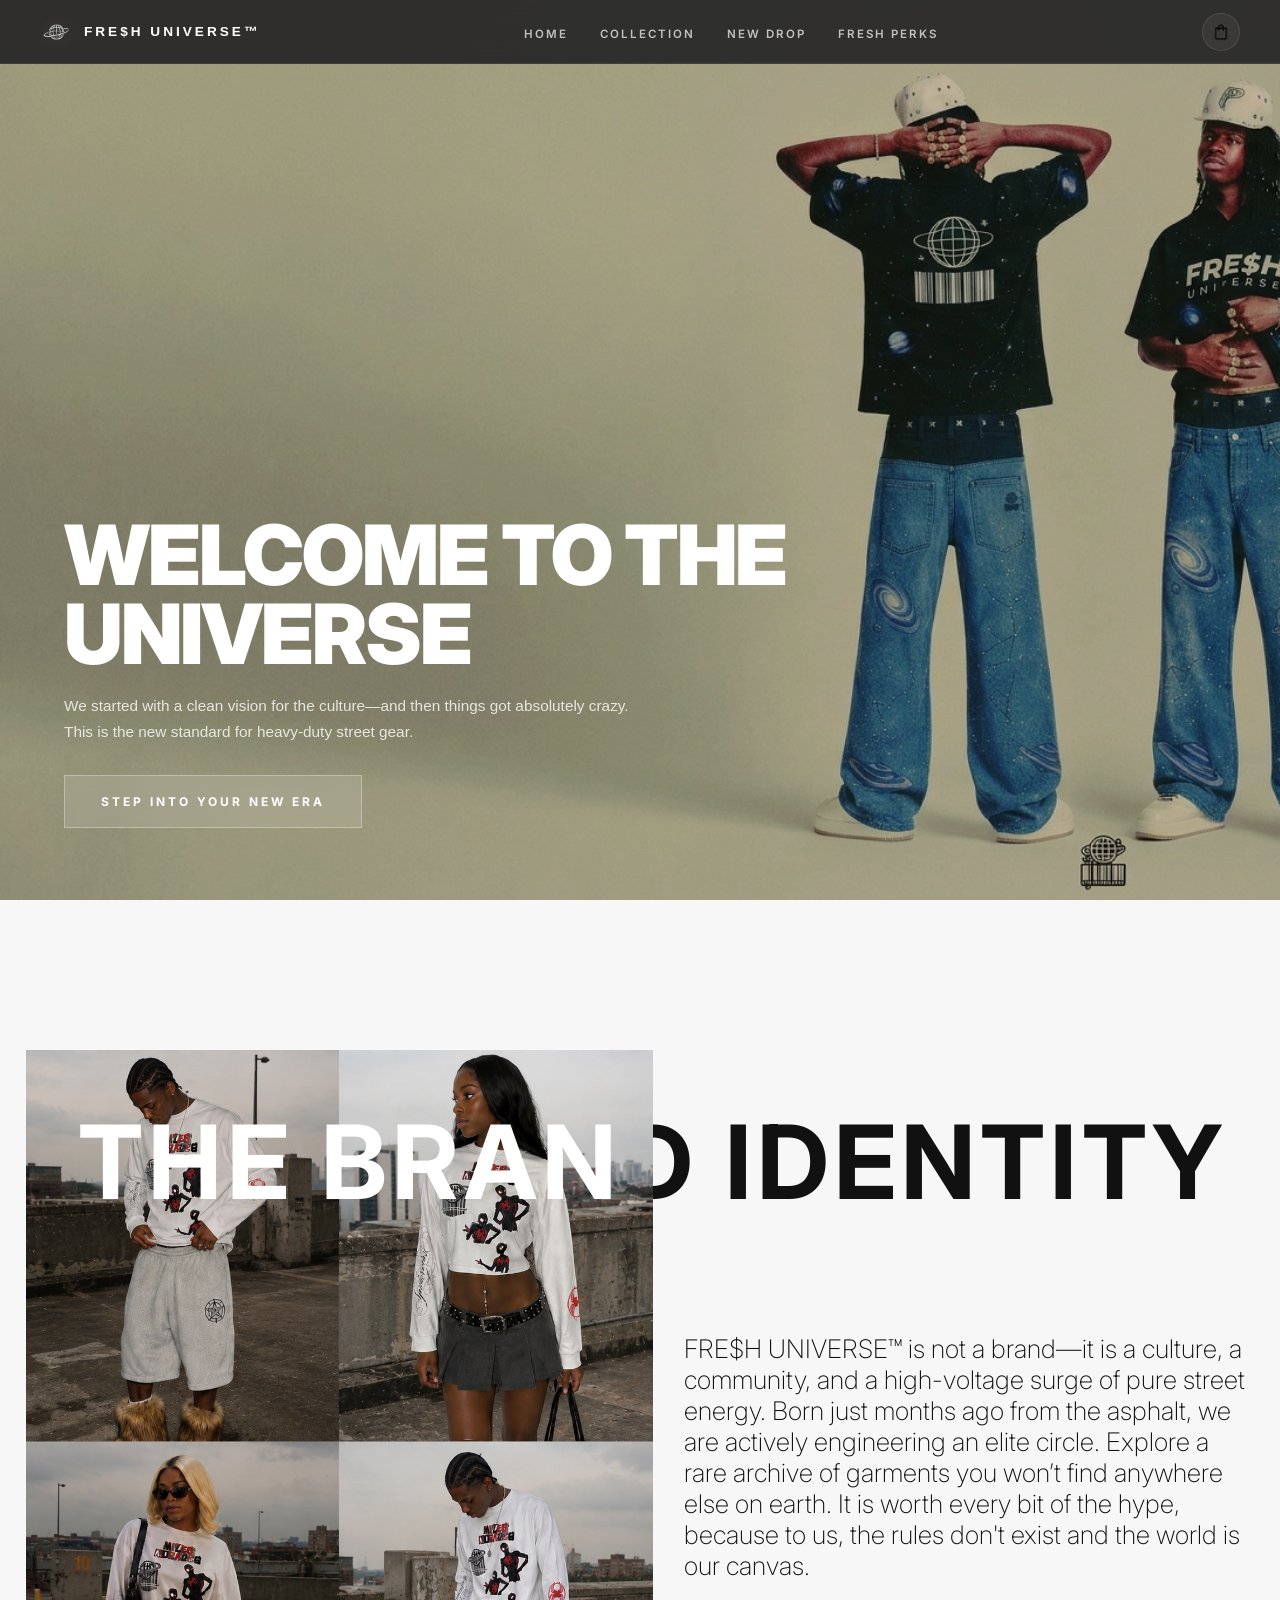
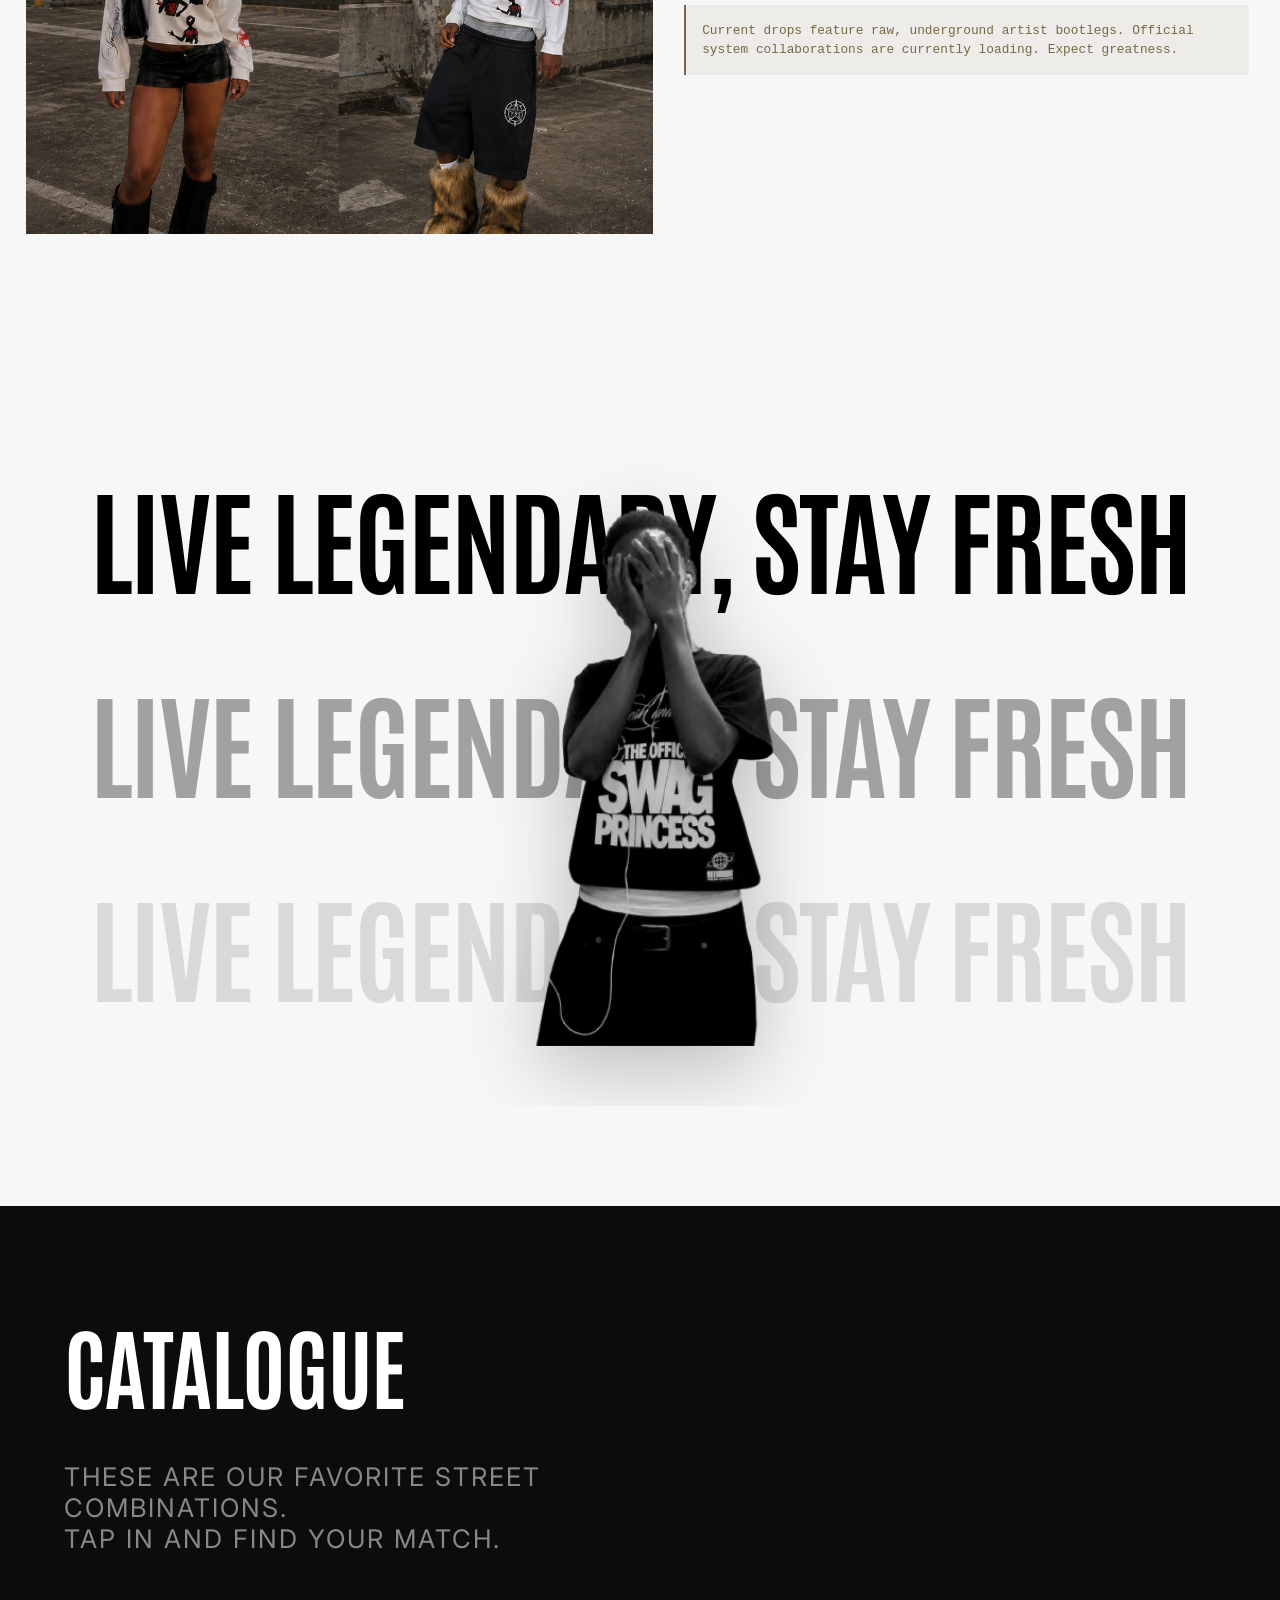
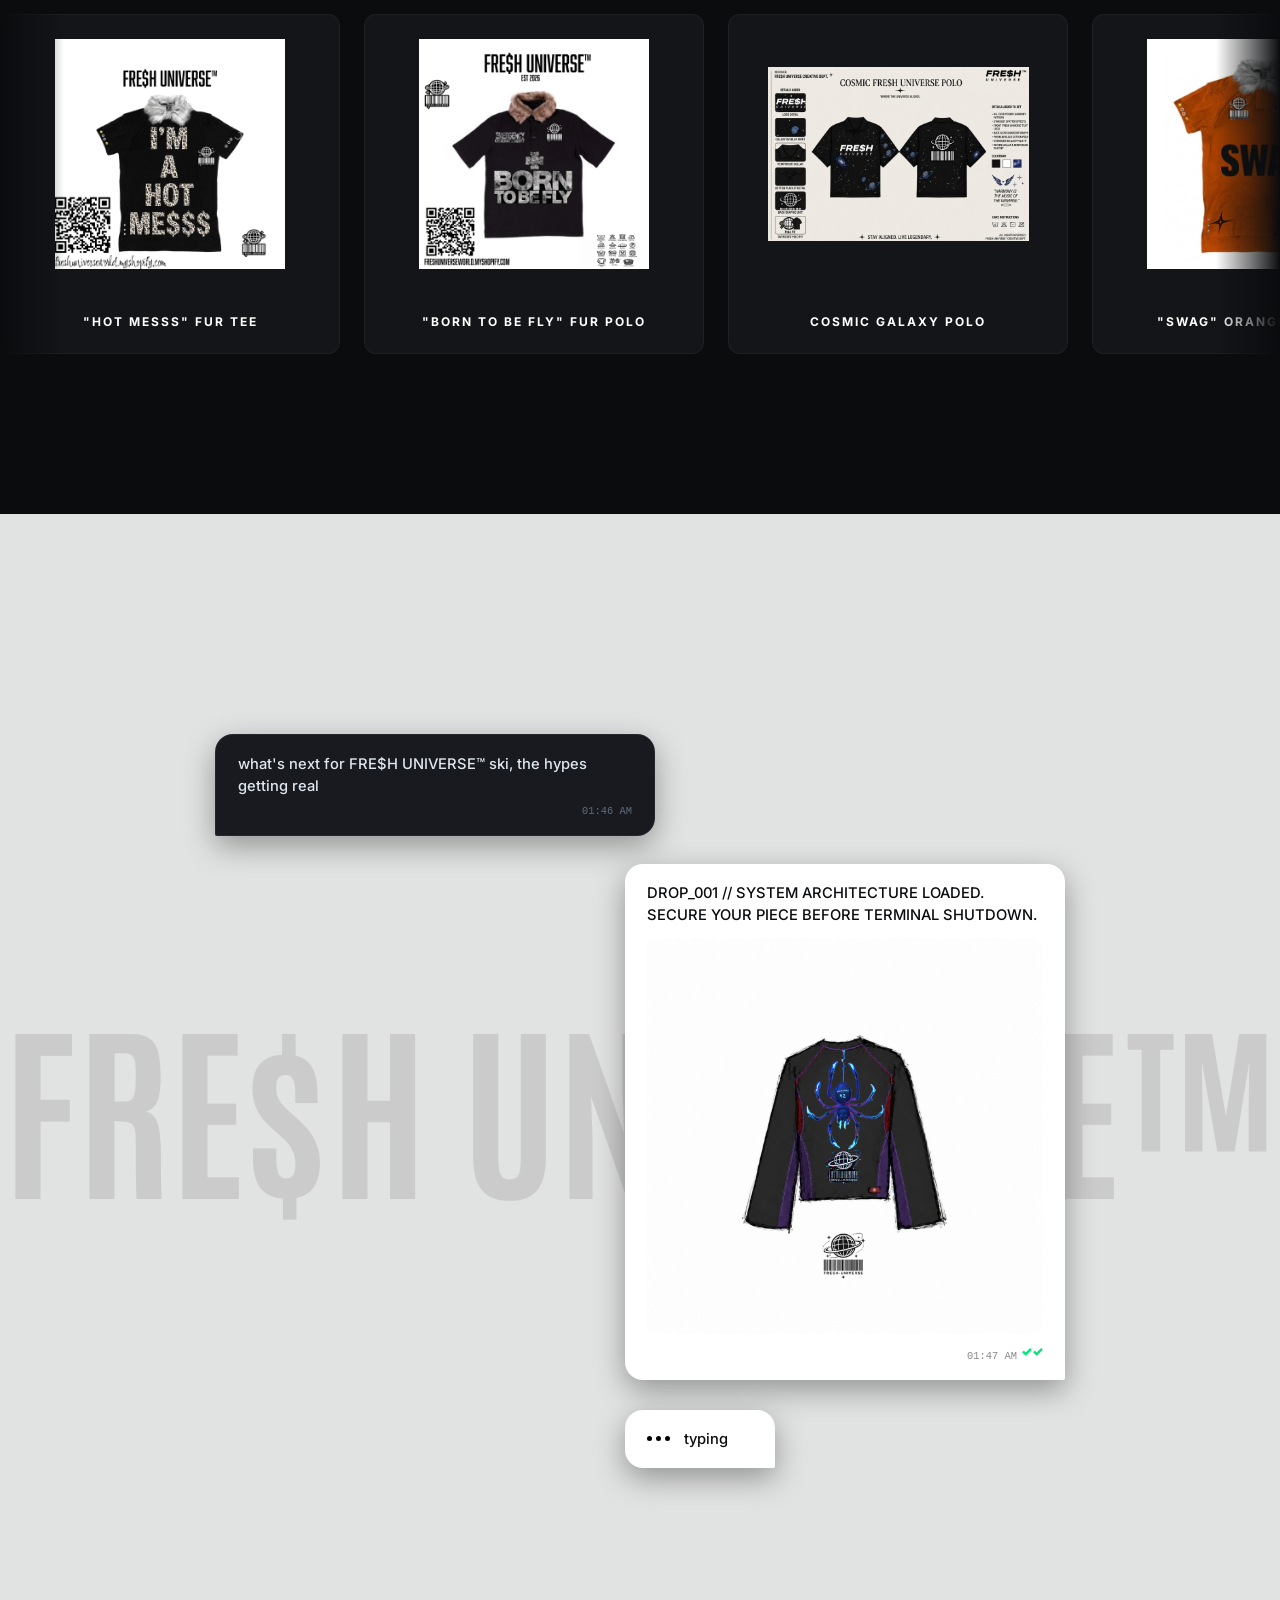
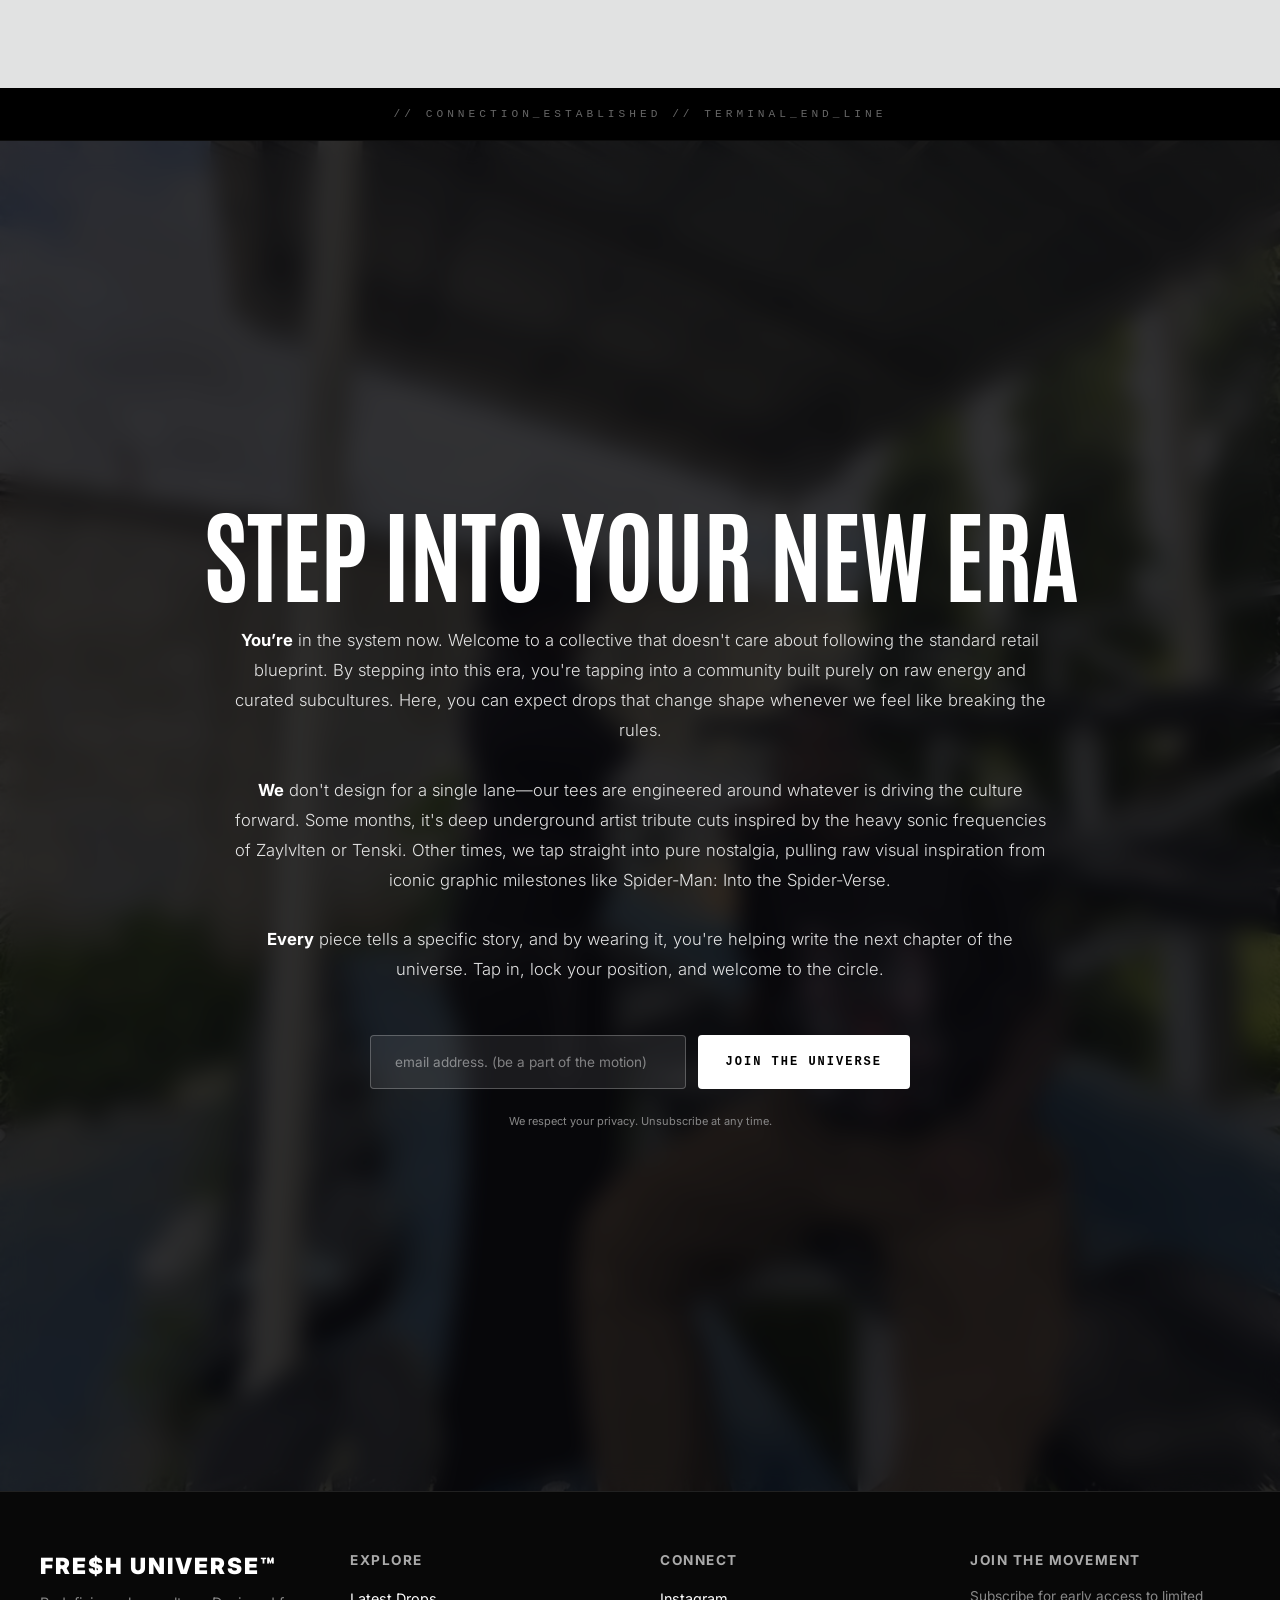
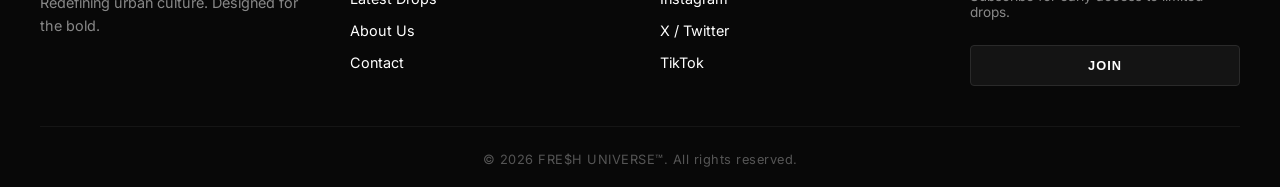
<file: public/index.html>
<!DOCTYPE html>
<html lang="en">
<head>
    <meta charset="UTF-8">
    <meta name="viewport" content="width=device-width, initial-scale=1.0">
    <meta name="description" content="FRE$H UNIVERSE™ is a unquie clothing brand for street wears, and underground street gear">
    <title>FRE$H UNIVERSE™: Exclusive streetwears</title>
    <link rel="stylesheet" href="css/index.css">
    <link rel="icon" href="images/fresh-universe-globe-logo.webp">
<link rel="preconnect" href="https://fonts.googleapis.com">
<link rel="preconnect" href="https://fonts.gstatic.com" crossorigin>
<link href="https://fonts.googleapis.com/css2?family=Antonio:wght@100..700&family=Bebas+Neue&family=Inter:ital,opsz,wght@0,14..32,100..900;1,14..32,100..900&family=Syncopate:wght@400;700&display=swap" rel="stylesheet">

<script type="application/ld+json">
{
  "@context": "https://schema.org",
  "@type": "WebSite",
  "name": "FRE$H UNIVERSE™",
  "url": "https://freshuniverseworld.xyz/"
}
</script>

<script type="application/ld+json">
{
  "@context": "https://schema.org",
  "@type": "ClothingStore",
  "name": "FRE$H UNIVERSE™",
  "url": "https://freshuniverseworld.xyz/",
  "logo": "https://freshuniverseworld.xyz/images/fresh-universe-globe-logo.webp",
  "description": "Exclusive underground streetwear brand offering graphic tees, heavy street sets, and high-density apparel.",
  "sameAs": [
    "https://www.tiktok.com/@swag.princess__?_r=1&_t=ZS-98bFFoB8Jkd"
  ]
}
</script>

</head>
<body>
<header>
<div class="navigation-bar">
    <div class="logo-box"><img src="images/fresh-universe-globe-logo2.webp" class="fresh-logo" alt="FRE$H UNIVERSE™ minimalist white wireframe globe logo with an orbital ring">
    <p class="brand-txt">FRE$H UNIVERSE™</p>
    </div>
    <nav class="nav">
        <ul class="navigation-href-list">
            <li><a href="home" class="navigation-href">HOME</a></li>
            <li><a href="collection" class="navigation-href">COLLECTION</a></li>
            <li><a href="drop" class="navigation-href">NEW DROPS</a></li>
            <li><a href="perks" class="navigation-href">FRESH PERKS</a></li>
        </ul>
    </nav>
    <a href="https://freshuniverseworld.myshopify.com/" target="_blank" class="shopify-link"><img class="shopify-link-img" src="images/shopping_bag_icon.webp" class="" alt="shopping bag icon"></a>
</div>
</header>
<div class="main-body">
<main>
    <section class="hero-section">
        <picture class="hero-section-picture-tag">
            <source media="(max-width: 500px)" srcset="images/fresh-universe-cosmic-lookbook-mobile.webp">
         <img src="images/fresh-universe-cosmic-lookbook-hero.webp" class="hero-section-img" alt="Wide studio lookbook shot showcasing the front and back of FRE$H UNIVERSE™ graphic cosmic tees and baggy jeans detailed with planet and galaxy prints">   
        </picture>
        <div class="hero-typography">
            <h1 class="hero-caption">WELCOME TO THE UNIVERSE</h1>
            <p class="hero-caption-blank" aria-hidden="true">WELCOME</p>
            <p class="hero-txt">We started with a clean vision for the culture—and then things got absolutely crazy. This is the new standard for heavy-duty street gear.</p>
            <a href="collection"><button id="explore-btn" class="explore-btn">step into your new era</button></a>
        </div>
    </section>
    <section id="section1" class="section1">
        
        <h2 class="what-is-header"><SPan class="special">THE BRAN</SPan>D IDENTITY </h2>
         <img class="colleage-img" src="images/fresh-universe-underground-streetwear-collage.webp" alt="Four-panel lookbook collage of models on an industrial rooftop showcasing FRE$H UNIVERSE™ long-sleeve graphic tops, utility shorts, and skirts">
        <h2 class="what-is-header" aria-hidden="true"><SPan class="special">THE BRAN</SPan><span class="blur">D IDENTITY </span></h2>
        <p class="what-is-txt">FRE$H UNIVERSE™ is not a brand—it is a culture, a community, and a high-voltage surge of pure street energy. Born just months ago from the asphalt, we are actively engineering an elite circle.
        Explore a rare archive of garments you won’t find anywhere else on earth. It is worth every bit of the hype, because to us, the rules don't exist and the world is our canvas.
        <SMall>Current drops feature raw, underground artist bootlegs. Official system collaborations are currently loading. Expect greatness.</SMall></p>
  
    </section>
    <section class="section2">
        <h2  class="bold-txt">LIVE LEGENDARY, STAY FRESH</h2>
        <h2  class="bold-txt2" aria-hidden="true">LIVE LEGENDARY, STAY FRESH</h2>
        <img class="mogshot-img" src="images/fresh-universe-swag-princess-black-graphic-tee.webp" alt="Model wearing the FRE$H UNIVERSE™ black graphic tee featuring 'The Official Swag Princess' text on transparent background">
        <h2  class="bold-txt3" aria-hidden="true">LIVE LEGENDARY, STAY FRESH</h2>
    </section>
    <section class="section3">
        <h2 class="catalogue-header">CATALOGUE</h2>
        <p class="catalogue-txt">These are our favorite street combinations. <br> Tap in and find your match.</p>
<div class="catalogue-frame">
    <div class="catalogue-track">
      <!-- SET 1 -->
      <div class="catalogue-item"><img
        loading="lazy" src="images/catalog/fresh-universe-black-fur-collar-im-a-hot-mess-shirt.webp" class="catalogue-item-img"
        alt="FRE$H UNIVERSE™ black short-sleeve shirt with a grey faux fur collar and cheetah print leopard text reading I'm A Hot Messs.">
        <p class="catalogue-item-name">"Hot Messs" Fur Tee</p></div>
      <div class="catalogue-item"><img
        loading="lazy" src="images/catalog/fresh-universe-black-fur-collar-polo-born-to-be-fly.webp" class="catalogue-item-img"
         alt="FRE$H UNIVERSE™ black polo shirt featuring a faux fur collar, Emergency Generation 2057 chest graphic, and distressed white Born To Be Fly text on the front.">
         <p class="catalogue-item-name">"Born To Be Fly" Fur Polo</p></div>
      <div class="catalogue-item"><img
        loading="lazy" src="images/catalog/fresh-universe-cosmic-galaxy-pattern-polo-shirt-tech-pack.webp" class="catalogue-item-img" 
         alt="Technical apparel design sheet for the Cosmic FRE$H UNIVERSE™ Polo featuring an all-over galaxy starry pattern, front logo print, and back globe barcode graphic.">
         <p class="catalogue-item-name">Cosmic Galaxy Polo</p></div>
      <div class="catalogue-item"><img
        loading="lazy" src="images/catalog/fresh-universe-orange-fur-collar-swag-polo.webp" class="catalogue-item-img" 
         alt="FRE$H UNIVERSE™ burnt orange short-sleeve polo shirt with a fluffy grey faux fur collar, black SWAG chest text, and leopard print paw print accents.">
         <p class="catalogue-item-name">"SWAG" Orange Fur Polo</p></div>
      <div class="catalogue-item"><img
        loading="lazy" src="images/catalog/fresh-universe-tenski-save-me-acid-wash-streetwear-tee.webp" class="catalogue-item-img" 
         alt="FRE$H UNIVERSE™ acid wash dark grey oversized t-shirt featuring pink graffiti paint splatter, hooded figure illustration, and Tenski Save Me back text.">
         <p class="catalogue-item-name">"Tenski Save Me" Acid Wash Tee</p></div>
      <div class="catalogue-item"><img
        loading="lazy" src="images/catalog/fresh-universe-white-crop-tee-gimme-dat-ting.webp" class="catalogue-item-img" 
         alt="FRE$H UNIVERSE™ fitted white crop top t-shirt featuring leopard print graphic text on the back reading Gimme Dat Ting.">
         <p class="catalogue-item-name">"Gimme Dat Ting" Crop Tee</p></div>

      <!-- SET 2 (DUPLICATED FOR SEAMLESS LOOP) -->
      <div class="catalogue-item"><img
        loading="lazy" src="images/catalog/fresh-universe-black-fur-collar-im-a-hot-mess-shirt.webp" class="catalogue-item-img"
        alt="FRE$H UNIVERSE™ black short-sleeve shirt with a grey faux fur collar and cheetah print leopard text reading I'm A Hot Messs.">
        <p class="catalogue-item-name">"Hot Messs" Fur Tee</p></div>
      <div class="catalogue-item"><img
        loading="lazy" src="images/catalog/fresh-universe-black-fur-collar-polo-born-to-be-fly.webp" class="catalogue-item-img"
         alt="FRE$H UNIVERSE™ black polo shirt featuring a faux fur collar, Emergency Generation 2057 chest graphic, and distressed white Born To Be Fly text on the front.">
         <p class="catalogue-item-name">"Born To Be Fly" Fur Polo</p></div>
      <div class="catalogue-item"><img
        loading="lazy" src="images/catalog/fresh-universe-cosmic-galaxy-pattern-polo-shirt-tech-pack.webp" class="catalogue-item-img" 
         alt="Technical apparel design sheet for the Cosmic FRE$H UNIVERSE™ Polo featuring an all-over galaxy starry pattern, front logo print, and back globe barcode graphic.">
         <p class="catalogue-item-name">Cosmic Galaxy Polo</p></div>
      <div class="catalogue-item"><img
        loading="lazy" src="images/catalog/fresh-universe-orange-fur-collar-swag-polo.webp" class="catalogue-item-img" 
         alt="FRE$H UNIVERSE™ burnt orange short-sleeve polo shirt with a fluffy grey faux fur collar, black SWAG chest text, and leopard print paw print accents.">
         <p class="catalogue-item-name">"SWAG" Orange Fur Polo</p></div>
      <div class="catalogue-item"><img
        loading="lazy" src="images/catalog/fresh-universe-tenski-save-me-acid-wash-streetwear-tee.webp" class="catalogue-item-img" 
         alt="FRE$H UNIVERSE™ acid wash dark grey oversized t-shirt featuring pink graffiti paint splatter, hooded figure illustration, and Tenski Save Me back text.">
         <p class="catalogue-item-name">"Tenski Save Me" Acid Wash Tee</p></div>
      <div class="catalogue-item"><img
        loading="lazy" src="images/catalog/fresh-universe-white-crop-tee-gimme-dat-ting.webp" class="catalogue-item-img" 
         alt="FRE$H UNIVERSE™ fitted white crop top t-shirt featuring leopard print graphic text on the back reading Gimme Dat Ting.">
         <p class="catalogue-item-name">"Gimme Dat Ting" Crop Tee</p></div>
    </div>
  </div>
    </section>

<section class="section4">

<div class="chat-section-viewport">
  <!-- The Faint Tiling Watermark Layer -->
  <div class="premium-watermark-overlay">FRE$H UNIVERSE™</div>
  
  <div class="chat-timeline-wrapper">
    
    <!-- Left Bubble: The Organic Customer Reaction -->
    <div class="wa-row wa-left">
      <div class="wa-bubble-container">
        <div class="wa-bubble">
          <p>what's next for FRE$H UNIVERSE™ ski, the hypes getting real</p>
          <span class="wa-time">01:46 AM</span>
        </div>
      </div>
    </div>
    
    <!-- Right Bubble: The System Automation Response -->
    <div class="wa-row wa-right">
      <div class="wa-bubble-container">
        <div class="wa-bubble bubble-brand">
          <p>DROP_001 // SYSTEM ARCHITECTURE LOADED. SECURE YOUR PIECE BEFORE TERMINAL SHUTDOWN.</p>
          
          <!-- Slick Rounded Image Preview Box -->
          <div class="wa-image-card">
            <img
             src="images/catalog/fresh-universe-cyber-spider-long-sleeve-black.webp" loading="lazy" 
             alt="FRE$H UNIVERSE™ dark grey long-sleeve shirt with purple paneling, featuring a glowing blue neon spider back graphic and signature globe barcode logo.">
          </div>
          
          <div class="wa-time-status">
            <span class="wa-time-light">01:47 AM</span>
            <span class="wa-status-check">✓✓</span>
          </div>
        </div>
        <div id="bubble" class="wa-bubble bubble-brand" >
        <div class="dots"><div id="dot1"></div><div id="dot2"></div><div id="dot3"></div><p style="margin-left: 10px;">typing</p></div>
         </div>
         <div id="popup" class="wa-bubble bubble-brand" style="margin-top: 30px; ">
        <p>watch out for the earth-42 party coming soon</p>
        <div class="wa-time-status">
          <span class="wa-time-light">01:46 AM</span>
          <span class="wa-status-check">✓✓</span>
          <span class="wa-status-check-grey">✓✓</span>
        </div>
         </div>
      </div>
      </div>
    </div>

  </div>
</section>
<!-- Drop this right below your chat timeline wrapper, before the "STEP INTO YOUR NEW ERA" image div -->
<div class="chat-to-era-bridge">
  // CONNECTION_ESTABLISHED // TERMINAL_END_LINE
</div>
    <section class="section5">      
        <img src="images/models/fresh-universe-lookbook-model-01.webp" loading="lazy" class="models-preview" 
        alt="FRE$H UNIVERSE™ streetwear models posing under stadium bleachers, featuring a female model resting her hand on a male model wearing a black graphic tee.">
        <div class="overlay">
            <h2 class="closing-header">STEP INTO YOUR NEW ERA</h2>
            <p class="closing-txt"><span class="special2">You’re</span> in the system now. Welcome to a collective that doesn't care about following the standard retail blueprint. By stepping into this era, you're
                 tapping into a community built purely on raw energy and curated subcultures.
                Here, you can expect drops that change shape whenever we feel like breaking the rules. <br><br> <span class="special2">We</span> don't design for 
                a single lane—our tees are engineered around whatever is driving the culture forward. Some months, it's deep underground artist tribute
                 cuts inspired by the heavy sonic frequencies of Zaylvlten or Tenski. Other times, we tap straight into pure nostalgia, pulling raw visual 
                 inspiration from iconic graphic milestones like Spider-Man: Into the Spider-Verse. <br><br> <span class="special2">Every</span> piece tells a specific story, and by wearing it, you're
                  helping write the next chapter of the universe. Tap in, lock your position, and welcome to the circle.</p>
<form id='save-email' class="newsletter-stacked-box">
  <input id="email" required type="email" placeholder="email address. (be a part of the motion)">
  <button type="submit" id="save" class="">JOIN THE UNIVERSE</button>

</form>
  <p style="font-size: 11px; color: #888; margin-top: 25px;">
    We respect your privacy. Unsubscribe at any time.
  </p>
                </div>
    </section>
</main>
</div>
<footer>

  <div class="footer-container">
    
    <!-- 1. Brand / Vibe Statement -->
    <div class="footer-brand">
      <h3>FRE$H UNIVERSE™</h3>
      <p>Redefining urban culture. Designed for the bold.</p>
    </div>

    <!-- 2. Quick Navigation -->
    <div class="footer-links">
      <h4>EXPLORE</h4>
      <ul>
        <li><a href="/drop">Latest Drops</a></li>
        <li><a href="/about">About Us</a></li>
        <li><a href="/about">Contact</a></li>
      </ul>
    </div>

    <!-- 3. Socials & Community -->
    <div class="footer-socials">
      <h4>CONNECT</h4>
      <ul>
        <li><a target="_blank" href="https://www.instagram.com/fresh.uni.verse?utm_source=qr&igsh=cGV3cHN3N3I2Mndu">Instagram</a></li>
        <li><a target="_blank" href="https://x.com/freshuniverse1">X / Twitter</a></li>
        <li><a target="_blank" href="https://www.tiktok.com/@swag.princess__?_r=1&_t=ZS-98bFFoB8Jkd">TikTok</a></li>
      </ul>
    </div>

    <!-- 4. Newsletter (Crucial for Drop Alerts) -->
    <div class="footer-newsletter">
      <h4>JOIN THE MOVEMENT</h4>
      <p>Subscribe for early access to limited drops.</p>
     
        <button id="footer-join" type="submit">JOIN</button>
     
    </div>

  </div>

  <!-- Bottom Bar -->
  <div class="footer-bottom">
    <p>&copy; <spam id="copyright"></spam> FRE$H UNIVERSE™. All rights reserved.</p>
  </div>

</footer>
<script>
  document.getElementById('copyright').innerHTML=new Date().getFullYear()
</script>





</body>
<script src="js/screen.js"></script>
<script src="js/index.js"></script>
</html>
</file>
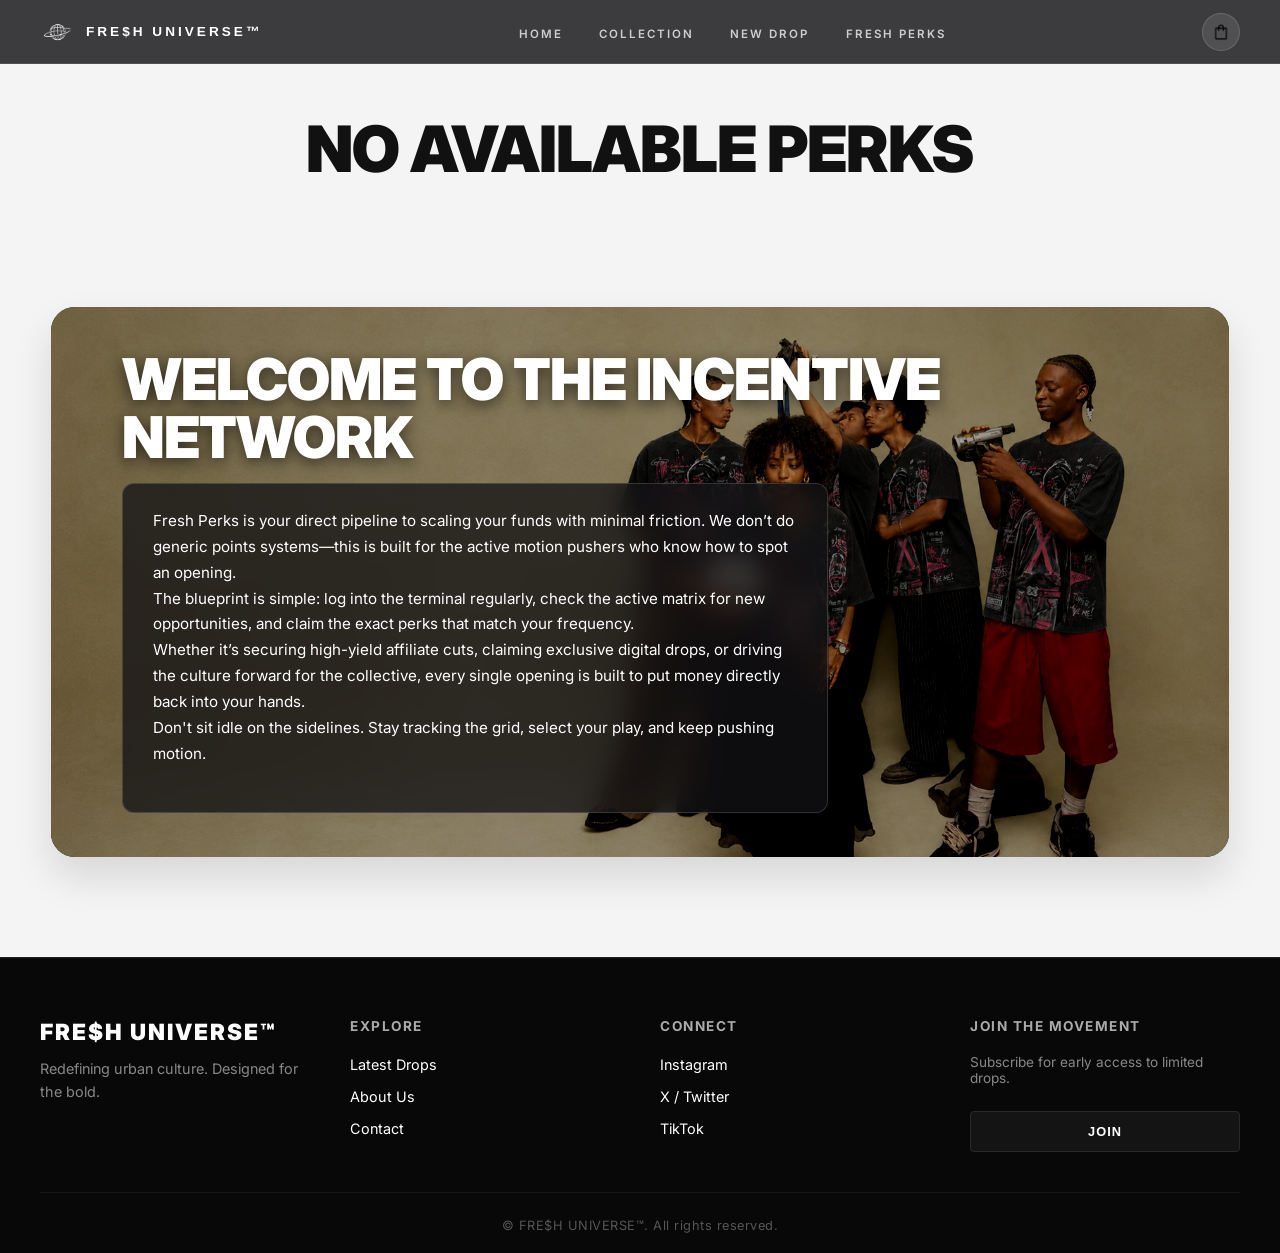
<file: public/perks.html>
<!DOCTYPE html>
<html lang="en">
<head>
    <meta charset="UTF-8">
    <meta name="viewport" content="width=device-width, initial-scale=1.0">
    <meta name="description" content="Unlock exclusive FRE$H UNIVERSE™ community perks. Tap into early drop access, private archives, and elite streetwear rewards. You are in the system now.">
    <title>Fresh perks | FRE$H UNIVERSE™</title>
    <link rel="stylesheet" href="css/perks.css">
    <link rel="icon" href="images/fresh-universe-globe-logo.webp">
<link rel="preconnect" href="https://fonts.googleapis.com">
<link rel="preconnect" href="https://fonts.gstatic.com" crossorigin>
<link href="https://fonts.googleapis.com/css2?family=Bebas+Neue&family=Inter:ital,opsz,wght@0,14..32,100..900;1,14..32,100..900&family=Syncopate:wght@400;700&display=swap" rel="stylesheet">
</head>
<body>
    <header>
<div class="navigation-bar">
    <div class="logo-box"><img src="images/fresh-universe-globe-logo2.webp" class="fresh-logo" alt="FRE$H UNIVERSE™ minimalist white wireframe globe logo with an orbital ring">
    <p class="brand-txt">FRE$H UNIVERSE™</p>
    </div>
    <nav class="nav">
        <ul class="navigation-href-list">
            <li><a href="home" class="navigation-href">HOME</a></li>
            <li><a href="collection" class="navigation-href">COLLECTION</a></li>
            <li><a href="drop" class="navigation-href">NEW DROPS</a></li>
            <li><a href="perks" class="navigation-href">FRESH PERKS</a></li>
        </ul>
    </nav>
    <a href="https://freshuniverseworld.myshopify.com/" target="_blank" class="shopify-link"><img class="shopify-link-img" src="images/shopping_bag_icon.webp" class="" alt="shopping bag icon"></a>
</div>
</header>
<div>
    <main>
        <section class="section1">
            <h1 class="header">NO AVAILABLE PERKS</h1>
            <div class="grid">
            <div class="perk"><h2 class="perk-title">DROP AMBASSADOR// SHARE THE MOTION</h2>
                <img src="images/crowdsourc_icon.webp" class="perk-icon" alt="crowd source icon">
            <p class="perk-description">True motion pushers don't sit on valuable information. As a Drop Ambassador, you get rewarded for keeping your network fly. <br>
Put your friends, classmates, and social followers onto our limited-run drops. Every time someone checks out a piece using your personal referral tag,
 a solid cut of that sale drops instantly into your wallet. <br> Keep your people looking fresh while keeping your own pockets heavy.
  It's clean, direct, and zero stress.</p>
  <button class="sign-up">START EARNING</button>
</div>
            <div class="perk"><h2 class="perk-title">BRAND MODEL // VISUAL ASSET</h2>
                <img src="images/video_camera_icon.webp" class="perk-icon" alt="video camera icon">
            <p class="perk-description"> If you feel like you
                 belong on the screen, setting the tone in front of the camera rather than blending into the background, this is your cue. <br>
We are looking for raw, authentic faces to anchor our upcoming digital lookbooks and campaign frames. Jump into this opportunity immediately—slots 
in the matrix are strictly limited. <br> Take your spot, become an official FRE$H UNIVERSE™ Model, and drive the culture forward.

Don't blend into the static. Own the frame, step into the light, and command the vision.</p>
  <button class="sign-up">START EARNING</button>
</div>

            </div>
        </section>
        <section class="section2">
            <img src="images/fresh-universe-lookbook-group-campaign.jpg.webp" class="background" alt="A group lookbook campaign feature showing five models posing in matching dark grey FRE$H UNIVERSE™ oversized graphic tees with a bold pink X design against a solid beige studio backdrop.">
                <h2 class="perk-info-header">WELCOME TO THE INCENTIVE NETWORK</h2>
                <p class="perk-info-txt">Fresh Perks is your direct pipeline to scaling your funds with minimal friction. We don’t do generic points systems—this is 
                    built for the active motion pushers who know how to spot an opening. <br>
The blueprint is simple: log into the terminal regularly, check the active matrix for new opportunities, and claim the exact
 perks that match your frequency. <br> Whether it’s securing high-yield affiliate cuts, claiming exclusive digital drops,
  or driving the culture forward for the collective, every single opening is built to put money directly back into your 
  hands. <br> Don't sit idle on the sidelines. Stay tracking the grid, select your play, and keep pushing motion.</p>
        </section>

    </main>
</div>
</body>

<footer>

  <div class="footer-container">
    
    <!-- 1. Brand / Vibe Statement -->
    <div class="footer-brand">
      <h3>FRE$H UNIVERSE™</h3>
      <p>Redefining urban culture. Designed for the bold.</p>
    </div>

    <!-- 2. Quick Navigation -->
    <div class="footer-links">
      <h4>EXPLORE</h4>
      <ul>
        <li><a href="/drop">Latest Drops</a></li>
        <li><a href="/about">About Us</a></li>
        <li><a href="/about">Contact</a></li>
      </ul>
    </div>

    <!-- 3. Socials & Community -->
    <div class="footer-socials">
      <h4>CONNECT</h4>
      <ul>
        <li><a target="_blank" href="https://www.instagram.com/fresh.uni.verse?utm_source=qr&igsh=cGV3cHN3N3I2Mndu">Instagram</a></li>
        <li><a target="_blank" href="https://x.com/freshuniverse1">X / Twitter</a></li>
        <li><a target="_blank" href="https://www.tiktok.com/@swag.princess__?_r=1&_t=ZS-98bFFoB8Jkd">TikTok</a></li>
      </ul>
    </div>

    <!-- 4. Newsletter (Crucial for Drop Alerts) -->
    <div class="footer-newsletter">
      <h4>JOIN THE MOVEMENT</h4>
      <p>Subscribe for early access to limited drops.</p>
     
        <button id="footer-join" type="submit">JOIN</button>
     
    </div>

  </div>

  <!-- Bottom Bar -->
  <div class="footer-bottom">
    <p>&copy; <spam id="copyright"></spam> FRE$H UNIVERSE™. All rights reserved.</p>
  </div>

</footer>
<script src="js/screen.js"></script>
<script>
document.getElementById('footer-join').addEventListener('click', ()=>{
alert('Please join the drop list on our homepage!')
})
</script>
</html>
</file>
<file: public/css/index.css>
/* ==========================================================================
   FRESH UNIVERSE — BRUTALIST STREETWEAR EDITORIAL CORE SYSTEM
   ========================================================================== */

/* 1. GLOBAL & RESET RULES */
*, *::before, *::after {
  box-sizing: border-box;
  margin: 0;
  padding: 0;
}

html {
  scroll-behavior: smooth;
  font-size: 16px;
  background-color: #0b0c0e;
  color: #111111;
  -webkit-font-smoothing: antialiased;
  -moz-osx-font-smoothing: grayscale;
}

body {
  width: 100%;
  overflow-x: hidden;
  background-color: #f7f7f7;
  font-family: 'Inter', -apple-system, BlinkMacSystemFont, sans-serif;
}

img, picture {
  max-width: 100%;
  display: block;
  height: auto;
}

/* ==========================================================================
   2. NAVIGATION BAR
   ========================================================================== */
.navigation-bar {
  position: fixed;
  top: 0;
  left: 0;
  width: 100%;
  height: 64px;
  background: rgba(28, 28, 31, 0.85);
  backdrop-filter: blur(16px);
  -webkit-backdrop-filter: blur(16px);
  border-bottom: 1px solid rgba(255, 255, 255, 0.08);
  display: flex;
  align-items: center;
  justify-content: space-between;
  padding: 0 min(4vw, 40px);
  z-index: 1000;
  transition: background 0.3s ease;
}

.logo-box {
  display: flex;
  align-items: center;
  gap: 12px;
  cursor: pointer;
}

.fresh-logo {
  width: 32px;
  height: auto;
  filter: drop-shadow(0 0 8px rgba(255, 255, 255, 0.2));
  transition: transform 0.4s cubic-bezier(0.16, 1, 0.3, 1);
}

.logo-box:hover .fresh-logo {
  transform: rotate(180deg);
}

.brand-txt {
  font-family: 'Syncopate', sans-serif;
  font-weight: 700;
  font-size: 0.85rem;
  letter-spacing: 3px;
  text-transform: uppercase;
  color: #ffffff;
}

.nav {
  display: flex;
  align-items: center;
}

.navigation-href-list {
  display: flex;
  list-style: none;
  gap: min(3vw, 32px);
}

.navigation-href {
  font-family: 'Inter', sans-serif;
  font-size: 0.72rem;
  font-weight: 600;
  color: rgba(255, 255, 255, 0.7);
  text-decoration: none;
  letter-spacing: 2px;
  transition: color 0.2s ease, opacity 0.2s ease;
}

.navigation-href:hover {
  color: #ffffff;
}

.shopify-link {
  display: flex;
  align-items: center;
  justify-content: center;
  width: 38px;
  height: 38px;
  border-radius: 50%;
  background: rgba(255, 255, 255, 0.05);
  border: 1px solid rgba(255, 255, 255, 0.1);
  transition: all 0.3s ease;
}

.shopify-link:hover {
  background: #ffffff;
}

.shopify-link-img {
  width: 18px;
  filter: invert(1);
  transition: filter 0.3s ease;
}

.shopify-link:hover .shopify-link-img {
  filter: invert(0);
}

/* Navbar Responsiveness */

@media (max-width: 768px) {
  .brand-txt { display: none; }
  .navigation-href { font-size: 0.65rem; letter-spacing: 1px; }
  .navigation-href-list { gap: 16px; }
}
@media (max-width: 450px) {
.navigation-href{font-size: 10px;}
.navigation-href-list{gap: 7px;}
}
@media (max-width: 310px) {
.shopify-link{display: none;}
.navigation-bar{padding-right: 20px;}
}
/* ==========================================================================
   3. HERO SECTION
   ========================================================================== */
.hero-section {
  position: relative;
  width: 100%;
  min-height: 100vh;
  display: flex;
  align-items: flex-end;
  background: #000000;
  overflow: hidden;
}

.hero-section-picture-tag {
  position: absolute;
  top: 0;
  left: 0;
  width: 100%;
  height: 100%;
  z-index: 1;
}

.hero-section-img {
  width: 100%;
  height: 100%;
  object-fit: cover;
  opacity: 0.82;
  filter: contrast(1.05);
}

.hero-typography {
  position: relative;
  z-index: 2;
  width: 100%;
  max-width: 900px;
  padding: 0 5vw 8vh 5vw;
}

.hero-caption {
  font-family: 'Inter', sans-serif;
  font-weight: 900;
  font-size: clamp(2.5rem, 6.5vw, 5.5rem);
  line-height: 0.95;
  letter-spacing: -2px;
  color: #ffffff;
  text-transform: uppercase;
  margin-bottom: 20px;
}

.hero-caption-blank { display: none; }

.hero-txt {
  font-family: 'Syncopate', sans-serif;
  font-weight: 400;
  font-size: clamp(0.75rem, 1.2vw, 1.05rem);
  line-height: 1.7;
  color: rgba(255, 255, 255, 0.8);
  max-width: 580px;
  margin-bottom: 30px;
}

.explore-btn {
  display: inline-flex;
  align-items: center;
  justify-content: center;
  padding: 18px 36px;
  background: rgba(255, 255, 255, 0.12);
  border: 1px solid rgba(255, 255, 255, 0.3);
  backdrop-filter: blur(10px);
  -webkit-backdrop-filter: blur(10px);
  color: #ffffff;
  font-family: 'Inter', sans-serif;
  font-size: 0.75rem;
  font-weight: 700;
  letter-spacing: 3px;
  text-transform: uppercase;
  cursor: pointer;
  transition: all 0.3s cubic-bezier(0.16, 1, 0.3, 1);
}

.explore-btn:hover {
  background: #ffffff;
  color: #000000;
  transform: translateY(-2px);
  box-shadow: 0 10px 30px rgba(255, 255, 255, 0.2);
}

/* ==========================================================================
   4. SECTION 1 — BRAND IDENTITY
   ========================================================================== */
.section1{
width: 100%;
height: auto;
display: grid;
grid-template-columns: 1fr 1fr;
grid-template-rows: auto auto;
margin-top: 150px;
padding-left: 2%;
}
.colleage-img{
width: 100%;
grid-column: 1/2;
grid-row: 1/3;
}
.what-is-header{
font-family: 'inter', sans-serif;
font-size: clamp(2.8rem, 8vw, 8rem);
letter-spacing: 5px;
text-align: center;
grid-column: 3/1;
grid-row: 1/2;
margin-top: 50px;
width: 100%;
}
.special{color: white;}
.what-is-txt{
font-family: 'inter', sans-serif;
font-size: clamp(0.9rem, 2vw, 2rem);
font-weight: 200;
width: 90%;
margin-left: auto;
margin-right: auto;
grid-column: 2/3;
grid-row: 2/3;
align-self: flex-start;
animation-name: txtfade;
animation-duration: 2s;
animation-timing-function: ease-out;
animation-iteration-count: 1;
margin-top: -50px;
}
.blur{opacity: 0;}
@media (max-width: 630px){
.blur{opacity: 100;}
.section1{
padding-left: 0;
grid-template-columns: 1fr;
grid-template-rows: auto 1fr min-content;
}
.special{color: black;}
.colleage-img{
grid-columns: 1;
grid-row: 2/3;
width: 60%;
min-width: 300px;
justify-self: center;
}
.what-is-header{
grid-rows: 1/2;
grid-column: 1;
}
.colleage-img{width: 90%;}
.what-is-txt{
grid-row: 3/4;
grid-column: 1;
margin-top: 50px;
}
}


@keyframes txtfade {
  0% {
    opacity: 0.2;
    transform: translateY(30px);
  }
  100% {
    opacity: 1;
    transform: translateY(0);
  }
}

small {
  display: block;
  margin-top: 24px;
  font-family: 'Courier New', Courier, monospace;
  font-size: 0.8rem;
  line-height: 1.5;
  color: #776846;
  background: rgba(119, 104, 70, 0.08);
  padding: 16px;
  border-left: 2px solid #776846;
}


/* ==========================================================================
   5. SECTION 2 — DYNAMIC FLOATING MUGSHOT
   ========================================================================== */
.section2 {
  position: relative;
  width: 100%;
  margin-top: 140px;
  padding: 60px 0;
  display: grid;
  grid-template-columns: 1fr;
  align-items: center;
  justify-items: center;
  overflow: hidden;
}

.bold-txt, .bold-txt2, .bold-txt3 {
  font-family: 'Antonio', sans-serif;
  font-size: clamp(2.5rem, 9vw, 10rem);
  line-height: 0.85;
  text-align: center;
  text-transform: uppercase;
  letter-spacing: -2px;
  z-index: 1;
  pointer-events: none;
  grid-column: 1 / 2;
}

.bold-txt  { color: #000000; grid-row: 1 / 2; }
.bold-txt2 { color: rgba(0, 0, 0, 0.35); grid-row: 2 / 3; z-index: 1;}
.bold-txt3 { color: rgba(0, 0, 0, 0.12); grid-row: 3 / 4; }

@keyframes floatUp {
  0% { transform: translateY(50px); }
  100% { transform: translateY(-30px); }
}

.mogshot-img {
  grid-column: 1 / 2;
  grid-row: 1 / 4;
  width: min(460px, 75vw);
  z-index: 2;
  filter: drop-shadow(0 20px 40px rgba(0, 0, 0, 0.25));
  animation: floatUp 5s ease-in-out infinite alternate;
  will-change: transform;
}

/* ==========================================================================
   6. SECTION 3 — CATALOGUE GRID (HORIZONTAL HORIZON)
   ========================================================================== */
.section3 {
  background-color: #0b0c0e;
  color: #ffffff;
  padding: 100px 0;
  margin-top: 100px;
  padding-bottom: 120px;
}

.catalogue-header {
  font-family: 'Antonio', sans-serif;
  font-size: clamp(3rem, 7vw, 6rem);
  letter-spacing: -1px;
  padding: 0 5vw;
}

.catalogue-txt {
  font-family: 'inter', sans-serif;
  font-size: clamp(1.2rem, 2vw, 1.8rem);
  letter-spacing: 2px;
  color: #888888;
  padding: 0 5vw;
  width: 50%;
  margin-top: 40px;
  text-transform: uppercase;
  margin-bottom: 40px;
  justify-self: flex-end;
}

/* Outer frame clips overflowing track */
.catalogue-frame {
  width: 100%;
  overflow: hidden; /* Hides scrollbars & excess width */
  padding: 20px 0 40px 0;
  position: relative;
  /* Optional: Smooth edge fading mask for brutalist editorial look */
  mask-image: linear-gradient(to right, transparent 0%, black 5%, black 95%, transparent 100%);
  -webkit-mask-image: linear-gradient(to right, transparent 0%, black 5%, black 95%, transparent 100%);
}
@media (max-width: 500px) {
.catalogue-txt{
width: 90%;
}
}
/* Animated inner track holding all duplicated cards */
.catalogue-track {
  display: flex;
  gap: 24px;
  width: max-content; /* Forces items into one continuous line */
  animation: scroll-infinite 25s linear infinite;
}

/* Pause scroll when user hovers over the catalogue */
.catalogue-frame:hover .catalogue-track {
  animation-play-state: paused;
}

/* INFINITE SCROLL KEYFRAME */
@keyframes scroll-infinite {
  0% {
    transform: translateX(0);
  }
  100% {
    /* Shifts track by 50% (exactly 1 full set of cards + gap balance) */
    transform: translateX(calc(-50% - 12px));
  }
}

.catalogue-item {
  flex: 0 0 clamp(260px, 22vw, 320px);
  height: 340px;
  min-width: 340px;
  background: #141519;
  border: 1px solid rgba(255, 255, 255, 0.05);
  border-radius: 12px;
  padding: 24px;
  display: flex;
  flex-direction: column;
  align-items: center;
  justify-content: space-between;
  transition: transform 0.4s ease, border-color 0.4s ease;
}

.catalogue-item:hover {
  transform: translateY(-8px);
  border-color: rgba(255, 255, 255, 0.3);
}

.catalogue-item-img {
  width: 90%;
  height: 230px;
  object-fit: contain;
}

.catalogue-item-name {
  font-family: 'inter', sans-serif;
  font-size: 0.75rem;
  font-weight: 700;
  letter-spacing: 2px;
  color: #ffffff;
  text-transform: uppercase;
}
/* ==========================================================================
   7. SECTION 4 — CHAT TIMELINE INTERFACE
   ========================================================================== */
.chat-section-viewport {
  width: 100%;
  background: #e1e2e2;
  padding: 220px 0;
  position: relative;
  overflow: hidden;
}

.premium-watermark-overlay {
  position: absolute;
  top: 50%;
  left: 50%;
  transform: translate(-50%, -50%);
  font-family: 'Antonio', sans-serif;
  font-size: clamp(4rem, 15vw, 15rem);
  font-weight: 900;
  color: rgba(48, 44, 44, 0.123);
  white-space: nowrap;
  pointer-events: none;
}

.chat-timeline-wrapper {
  width: min(850px, 92%);
  margin: 0 auto;
  display: flex;
  flex-direction: column;
  gap: 28px;
  position: relative;
  z-index: 2;
}

.wa-row { display: flex; width: 100%; }
.wa-left { justify-content: flex-start; }
.wa-right { justify-content: flex-end; }

.wa-bubble-container {
  width: min(440px, 88%);
}

.wa-bubble {
  padding: 18px 22px;
  border-radius: 18px;
  position: relative;

  box-shadow: 0 10px 30px rgba(0, 0, 0, 0.35);
}

.wa-left .wa-bubble {
  background: #181a20;
  color: #e0e6ed;
  border-bottom-left-radius: 2px;
  border: 1px solid rgba(255, 255, 255, 0.05);
}

.bubble-brand {
  background: #ffffff;
  color: #0b0c0e;
  border-bottom-right-radius: 2px;
}
#bubble{
margin-top: 30px;
width: 150px;

justify-self: flex-end; 
}
#popup{
display: none;
}

.wa-bubble p {
  font-family: 'Inter', sans-serif;
  font-size: 0.92rem;
  line-height: 1.5;
  font-weight: 500;
}

.wa-time, .wa-time-light {
  font-family: 'Courier New', Courier, monospace;
  font-size: 0.65rem;
  display: block;
  margin-top: 8px;
}

.wa-time { color: #626e7d; text-align: right; }
.wa-time-light { color: #888888; }

.wa-time-status {
  display: flex;
  justify-content: flex-end;
  align-items: center;
  gap: 4px;
  margin-top: 8px;
}

.wa-status-check { font-size: 0.8rem; color: #00e676; font-weight: 900; }
.wa-status-check-grey { display: none; }

.wa-image-card {
  margin-top: 12px;
  border-radius: 10px;
  overflow: hidden;
  background: #f0f0f0;
  aspect-ratio: 1 / 1;
}

.wa-image-card img {
  width: 100%;
  height: 100%;
  object-fit: cover;
}

/* Typing Indicator Wave Animation */
.dots {
  display: flex;
  align-items: center;
  gap: 4px;
  min-width: 20px;
}

#dot1, #dot2, #dot3 {
  background: #000000;
  width: 5px;
  height: 5px;
  border-radius: 50%;
  animation: waveDots 1.2s ease-in-out infinite;
}

#dot2 { animation-delay: 0.2s; }
#dot3 { animation-delay: 0.4s; }

@keyframes waveDots {
  0%, 100% { transform: translateY(0); }
  50% { transform: translateY(-4px); }
}

.chat-to-era-bridge {
  width: 100%;
  background: #000000;
  color: rgba(255, 255, 255, 0.4);
  padding: 20px 0;
  text-align: center;
  font-family: 'Courier New', Courier, monospace;
  font-size: 0.7rem;
  letter-spacing: 4px;
  border-bottom: 1px solid rgba(255, 255, 255, 0.05);
}

/* ==========================================================================
   8. SECTION 5 — FOOTER OVERLAY & NEWSLETTER
   ========================================================================== */
.section5 {
  position: relative;
  width: 100%;
min-height: 150vh;
  display: flex;
  align-items: center;
  justify-content: center;
  background: #000000;
}

.models-preview {
  position: absolute;
  top: 0;
  left: 0;
  width: 100%;
  height: 100%;
  object-fit: cover;
  opacity: 0.6;
}

.overlay {
  position: relative;
  z-index: 2;
  width: 100%;
  height: 150vh;
  padding: 100px 6vw;
  background: rgba(10, 11, 14, 0.72);
  backdrop-filter: blur(12px);
  -webkit-backdrop-filter: blur(12px);
  display: flex;
  flex-direction: column;
  align-items: center;
  justify-content: center;
}

.closing-header {
  font-family: 'Antonio', sans-serif;
  font-size: clamp(2.5rem, 8vw, 7rem);
  line-height: 0.9;
  letter-spacing: -1px;
  color: #ffffff;
  text-align: center;
  margin-bottom: 30px;
}

.closing-txt {
  font-family: 'Inter', sans-serif;
  font-size: clamp(0.95rem, 1.3vw, 1.2rem);
  font-weight: 300;
  line-height: 1.8;
  color: rgba(255, 255, 255, 0.88);
  max-width: 820px;
  text-align: center;
  margin-bottom: 50px;
}

.special2 { color: #ffffff; font-weight: 700; }

.newsletter-stacked-box {
  display: flex;
  width: min(540px, 100%);
  gap: 12px;
}

.newsletter-stacked-box input {
  flex: 1;
  background: rgba(255, 255, 255, 0.08);
  border: 1px solid rgba(255, 255, 255, 0.25);
  padding: 18px 24px;
  color: #ffffff;
  font-family: 'Inter', sans-serif;
  font-size: 0.85rem;
  border-radius: 4px;
  outline: none;
  transition: all 0.3s ease;
}

.newsletter-stacked-box input::placeholder {
  color: rgba(255, 255, 255, 0.45);
}

.newsletter-stacked-box input:focus {
  background: rgba(255, 255, 255, 0.15);
  border-color: #ffffff;
}

.newsletter-stacked-box button {
  padding: 18px 28px;
  background: #ffffff;
  color: #000000;
  border: none;
  font-family: 'Courier New', Courier, monospace;
  font-weight: 900;
  font-size: 0.75rem;
  letter-spacing: 2px;
  text-transform: uppercase;
  border-radius: 4px;
  cursor: pointer;
  transition: all 0.3s ease;
  white-space: nowrap;
}

.newsletter-stacked-box button:hover {
  background: #e0e0e0;
  transform: translateY(-2px);
}

@media (max-width: 600px) {
  .newsletter-stacked-box {
    flex-direction: column;
  }
  .newsletter-stacked-box button {
    width: 100%;
  }
}

/* ==========================================================================
   9. FOOTER
   ========================================================================== */
footer {
  width: 100%;
  height: fit-content;
  background-color: #050506;
  border-top: 1px solid rgba(255, 255, 255, 0.05);
}

/* ==========================================
   FRESH UNIVERSE - FOOTER STYLES
   ========================================== */

footer {
  background-color: #080808;
  color: #ffffff;
  padding: 60px 20px 20px 20px;
  border-top: 1px solid rgba(255, 255, 255, 0.1);
  font-family: 'Inter', system-ui, -apple-system, sans-serif;
}

.footer-container {
  max-width: 1200px;
  margin: 0 auto;
  display: grid;
  grid-template-columns: repeat(auto-fit, minmax(220px, 1fr));
  gap: 40px;
  padding-bottom: 40px;
}

/* Brand Section */
.footer-brand h3 {
  font-size: 1.4rem;
  font-weight: 900;
  letter-spacing: 2px;
  margin-bottom: 12px;
  text-transform: uppercase;
  color: #ffffff;
}

.footer-brand p {
  color: #888888;
  font-size: 0.9rem;
  line-height: 1.6;
}

/* Section Titles */
.footer-links h4,
.footer-socials h4,
.footer-newsletter h4 {
  font-size: 0.85rem;
  font-weight: 700;
  letter-spacing: 1.5px;
  text-transform: uppercase;
  margin-bottom: 20px;
  color: #aaaaaa;
}

/* Lists & Links */
.footer-links ul,
.footer-socials ul {
  list-style: none;
  padding: 0;
  margin: 0;
}

.footer-links li,
.footer-socials li {
  margin-bottom: 12px;
}

.footer-links a,
.footer-socials a {
  color: #ffffff;
  text-decoration: none;
  font-size: 0.9rem;
  transition: opacity 0.2s ease, color 0.2s ease;
}

.footer-links a:hover,
.footer-socials a:hover {
  opacity: 0.6;
}

/* Newsletter Form */
.footer-newsletter p {
  color: #888888;
  font-size: 0.85rem;
  margin-bottom: 15px;
}

.footer-newsletter form {
  display: flex;
  gap: 8px;
}

.footer-newsletter input {
  background: #141414;
  border: 1px solid #2a2a2a;
  padding: 12px 14px;
  color: #ffffff;
  border-radius: 4px;
  font-size: 0.85rem;
  outline: none;
  width: 100%;
  transition: border-color 0.2s ease;
}

.footer-newsletter input:focus {
  border-color: #ffffff;
}

.footer-newsletter button {
   border: 1px solid #2a2a2a;
  background: #141414;
  color: #ffffff;
  padding: 12px 20px;
  font-weight: 800;
  font-size: 0.8rem;
  letter-spacing: 1px;
  border-radius: 4px;
  cursor: pointer;
  width: 100%;
  margin-top: 10px;
  transition: transform 0.1s ease, background-color 0.2s ease;
}

.footer-newsletter button:hover {
  background: #e0e0e0;
  color: black;
}

.footer-newsletter button:active {
  transform: scale(0.97);
}

/* Bottom Bar */
.footer-bottom {
  max-width: 1200px;
  margin: 0 auto;
  padding-top: 25px;
  border-top: 1px solid rgba(255, 255, 255, 0.05);
  text-align: center;
}

.footer-bottom p {
  color: #555555;
  font-size: 0.8rem;
  letter-spacing: 0.5px;
}

/* Mobile Responsiveness */
@media (max-width: 600px) {
  footer {
    padding: 40px 16px 20px 16px;
  }
  
  .footer-container {
    gap: 30px;
  }

  .footer-newsletter form {
    flex-direction: column;
  }
  
  .footer-newsletter button {
    width: 100%;
  }
}
</file>
<file: public/css/perks.css>
/* ==========================================================================
   FRESH UNIVERSE — PERKS PAGE (LIGHT THEME)
   ========================================================================== */

/* 1. RESET & BASE CONFIGURATION */
*, *::before, *::after {
  box-sizing: border-box;
  margin: 0;
  padding: 0;
}

html {
  scroll-behavior: smooth;
  font-size: 16px;
  background-color: #f5f4f4;
  color: #111111;
  -webkit-font-smoothing: antialiased;
}

body {
  width: 100%;
  overflow-x: hidden;
  background-color: #f5f4f4;
  font-family: 'Inter', -apple-system, BlinkMacSystemFont, sans-serif;
}

img {
  max-width: 100%;
  display: block;
  height: auto;
}

/* ==========================================================================
   2. NAVIGATION BAR
   ========================================================================== */
.navigation-bar {
  position: fixed;
  top: 0;
  left: 0;
  width: 100%;
  height: 64px;
  background: rgba(28, 28, 31, 0.85);
  backdrop-filter: blur(12px);
  -webkit-backdrop-filter: blur(12px);
  border-bottom: 1px solid rgba(255, 255, 255, 0.1);
  display: grid;
  grid-template-columns: auto 1fr auto;
  align-items: center;
  padding: 0 min(4vw, 40px);
  z-index: 1000;
}

.logo-box {
  display: flex;
  align-items: center;
  gap: 12px;
}

.fresh-logo {
  width: 34px;
  height: auto;
}

.brand-txt {
  font-family: 'Syncopate', sans-serif;
  font-weight: 700;
  font-size: 0.85rem;
  letter-spacing: 3px;
  text-transform: uppercase;
  color: #ffffff;
  white-space: nowrap;
}

.nav {
  justify-self: center;
  width: 100%;
  max-width: 500px;
}

.navigation-href-list {
  display: flex;
  list-style: none;
  justify-content: space-evenly;
  padding: 0;
  margin: 0;
}

.navigation-href {
  font-family: 'Inter', sans-serif;
  font-size: 0.72rem;
  font-weight: 600;
  color: rgba(255, 255, 255, 0.75);
  text-decoration: none;
  letter-spacing: 2px;
  transition: color 0.2s ease;
}

.navigation-href:hover {
  color: #ffffff;
}

.shopify-link {
  justify-self: end;
  display: flex;
  align-items: center;
  justify-content: center;
  width: 38px;
  height: 38px;
  border-radius: 50%;
  background: rgba(255, 255, 255, 0.1);
  border: 1px solid rgba(255, 255, 255, 0.15);
  transition: all 0.3s ease;
}

.shopify-link:hover {
  background: #ffffff;
}

.shopify-link-img {
  width: 18px;
  filter: invert(1);
  transition: filter 0.3s ease;
}

.shopify-link:hover .shopify-link-img {
  filter: invert(0);
}

@media (max-width: 768px) {
  .brand-txt { display: none; }
  .navigation-href { font-size: 0.65rem; letter-spacing: 1px; }
}
@media (max-width: 450px) {
.navigation-href{font-size: 10px;}
.navigation-href-list{gap: 7px;}
}
@media (max-width: 310px) {
.shopify-link{display: none;}
.navigation-bar{padding-right: 20px;}
}
/* ==========================================================================
   3. SECTION 1: AVAILABLE PERKS (CARDS GRID)
   ========================================================================== */
.section1 {
  margin-top: 110px;
  width: 100%;
  padding: 0 min(4vw, 40px);
}

.header {
  font-size: clamp(2.2rem, 5vw, 4.5rem);
  font-family: 'Inter', sans-serif;
  font-weight: 900;
  text-align: center;
  color: #111111;
  letter-spacing: -1px;
  text-transform: uppercase;
  margin-bottom: 40px;
}

.grid {
  width: min(1300px, 100%);
  margin: 0 auto 80px auto;
  display: grid;
  grid-template-columns: repeat(2, 1fr);
  gap: 40px;
}

.perk {
  width: 100%;
  background-color: #ffffff;
  border: 1px solid rgba(0, 0, 0, 0.08);
  border-radius: 20px;
  display: none;
  flex-direction: column;
  align-items: center;
  text-align: center;
  padding: 40px 30px;
  box-shadow: 0 10px 30px rgba(0, 0, 0, 0.04);
  transition: transform 0.3s ease, box-shadow 0.3s ease;
}

.perk:hover {
  transform: translateY(-4px);
  box-shadow: 0 15px 35px rgba(0, 0, 0, 0.08);
}

.perk-title {
  font-family: 'Inter', sans-serif;
  font-size: clamp(1.1rem, 1.8vw, 1.5rem);
  font-weight: 800;
  width: 100%;
  color: #111111;
  line-height: 1.25;
  text-transform: uppercase;
  letter-spacing: -0.5px;
  margin-bottom: 24px;
}

.perk-icon {
  width: 72px;
  height: auto;
  margin-bottom: 24px;
  opacity: 0.9;
}

.perk-description {
  font-family: 'Inter', sans-serif;
  width: 100%;
  font-size: 0.92rem;
  line-height: 1.6;
  color: #4a4a4a;
  margin-bottom: 30px;
  flex-grow: 1;
}

.sign-up {
  width: 100%;
  max-width: 240px;
  height: 48px;
  border: none;
  background-color: #111111;
  color: #ffffff;
  font-family: 'Inter', sans-serif;
  font-size: 0.8rem;
  font-weight: 700;
  letter-spacing: 2px;
  border-radius: 6px;
  text-transform: uppercase;
  cursor: pointer;
  transition: all 0.25s ease;
}

.sign-up:hover {
  background-color: #333333;
  transform: translateY(-2px);
}

@media (max-width: 850px) {
  .grid {
    grid-template-columns: 1fr;
    gap: 30px;
  }
}

/* ==========================================================================
   4. SECTION 2: INCENTIVE NETWORK CAMPAIGN HERO
   ========================================================================== */
.section2 {
  position: relative;
  width: min(1300px, 92%);
  margin: 0 auto 100px auto;
  border-radius: 24px;
  overflow: hidden;
  background-color: #111111;
  display: flex;
  flex-direction: column;

  box-shadow: 0 20px 40px rgba(0, 0, 0, 0.12);
}

.background {
  width: 100%;
  max-height: 550px;
  object-fit: cover;
  filter: brightness(0.65) contrast(1.05);
}

.perk-info-header {
  position: absolute;
  top: 8%;
  left: 6%;
  right: 6%;
  font-size: clamp(2rem, 4.5vw, 4rem);
  font-family: 'Inter', sans-serif;
  font-weight: 900;
  color: #ffffff;
  line-height: 1;
  text-transform: uppercase;
  letter-spacing: -1px;
  text-shadow: 0 4px 15px rgba(0, 0, 0, 0.6);
  z-index: 2;
}

.perk-info-txt {
  position: absolute;
  bottom: 8%;
  left: 6%;
  width: min(650px, 88%);
  font-size: clamp(0.75rem, 1.2vw, 0.95rem);
  font-family: 'inter', sans-serif;
  line-height: 1.7;
  background-color: rgba(18, 18, 20, 0.75);
  backdrop-filter: blur(12px);
  -webkit-backdrop-filter: blur(12px);
  padding: 24px 30px;
  border-radius: 12px;
  color: #ffffff;
  border: 1px solid rgba(255, 255, 255, 0.15);
  z-index: 2;
  height: 60%;
  width: 60%;
}

@media (max-width: 900px) {
  .section2 {
    display: flex;
    flex-direction: column;
    background-color: #111111;
  }
  .background {
    height: 300px;
  }
  .perk-info-header {
    position: relative;
    top: auto;
    left: auto;
    right: auto;
    padding: 30px 24px 10px 24px;
    font-size: 1.8rem;
  }
  .perk-info-txt {
    position: relative;
    bottom: auto;
    left: auto;
    width: 100%;
    background-color: transparent;
    border: none;
    backdrop-filter: none;
    padding: 0 24px 30px 24px;
    font-size: 0.8rem;
    color: #e0e0e0;
  }
}

/* ==========================================================================
   8. SECTION 5 — FOOTER OVERLAY & NEWSLETTER
   ========================================================================== */
.section5 {
  position: relative;
  width: 100%;
min-height: 150vh;
  display: flex;
  align-items: center;
  justify-content: center;
  background: #000000;
}

.models-preview {
  position: absolute;
  top: 0;
  left: 0;
  width: 100%;
  height: 100%;
  object-fit: cover;
  opacity: 0.6;
}

.overlay {
  position: relative;
  z-index: 2;
  width: 100%;
  height: 150vh;
  padding: 100px 6vw;
  background: rgba(10, 11, 14, 0.72);
  backdrop-filter: blur(12px);
  -webkit-backdrop-filter: blur(12px);
  display: flex;
  flex-direction: column;
  align-items: center;
  justify-content: center;
}

.closing-header {
  font-family: 'Antonio', sans-serif;
  font-size: clamp(2.5rem, 8vw, 7rem);
  line-height: 0.9;
  letter-spacing: -1px;
  color: #ffffff;
  text-align: center;
  margin-bottom: 30px;
}

.closing-txt {
  font-family: 'Inter', sans-serif;
  font-size: clamp(0.95rem, 1.3vw, 1.2rem);
  font-weight: 300;
  line-height: 1.8;
  color: rgba(255, 255, 255, 0.88);
  max-width: 820px;
  text-align: center;
  margin-bottom: 50px;
}

.special2 { color: #ffffff; font-weight: 700; }

.newsletter-stacked-box {
  display: flex;
  width: min(540px, 100%);
  gap: 12px;
}

.newsletter-stacked-box input {
  flex: 1;
  background: rgba(255, 255, 255, 0.08);
  border: 1px solid rgba(255, 255, 255, 0.25);
  padding: 18px 24px;
  color: #ffffff;
  font-family: 'Inter', sans-serif;
  font-size: 0.85rem;
  border-radius: 4px;
  outline: none;
  transition: all 0.3s ease;
}

.newsletter-stacked-box input::placeholder {
  color: rgba(255, 255, 255, 0.45);
}

.newsletter-stacked-box input:focus {
  background: rgba(255, 255, 255, 0.15);
  border-color: #ffffff;
}

.newsletter-stacked-box button {
  padding: 18px 28px;
  background: #ffffff;
  color: #000000;
  border: none;
  font-family: 'Courier New', Courier, monospace;
  font-weight: 900;
  font-size: 0.75rem;
  letter-spacing: 2px;
  text-transform: uppercase;
  border-radius: 4px;
  cursor: pointer;
  transition: all 0.3s ease;
  white-space: nowrap;
}

.newsletter-stacked-box button:hover {
  background: #e0e0e0;
  transform: translateY(-2px);
}

@media (max-width: 600px) {
  .newsletter-stacked-box {
    flex-direction: column;
  }
  .newsletter-stacked-box button {
    width: 100%;
  }
}

/* ==========================================================================
   9. FOOTER
   ========================================================================== */
footer {
  width: 100%;
  height: fit-content;
  background-color: #050506;
  border-top: 1px solid rgba(255, 255, 255, 0.05);
}

/* ==========================================
   FRESH UNIVERSE - FOOTER STYLES
   ========================================== */

footer {
  background-color: #080808;
  color: #ffffff;
  padding: 60px 20px 20px 20px;
  border-top: 1px solid rgba(255, 255, 255, 0.1);
  font-family: 'Inter', system-ui, -apple-system, sans-serif;
 
}

.footer-container {
  max-width: 1200px;
  margin: 0 auto;
  display: grid;
  grid-template-columns: repeat(auto-fit, minmax(220px, 1fr));
  gap: 40px;
  padding-bottom: 40px;
}

/* Brand Section */
.footer-brand h3 {
  font-size: 1.4rem;
  font-weight: 900;
  letter-spacing: 2px;
  margin-bottom: 12px;
  text-transform: uppercase;
  color: #ffffff;
}

.footer-brand p {
  color: #888888;
  font-size: 0.9rem;
  line-height: 1.6;
}

/* Section Titles */
.footer-links h4,
.footer-socials h4,
.footer-newsletter h4 {
  font-size: 0.85rem;
  font-weight: 700;
  letter-spacing: 1.5px;
  text-transform: uppercase;
  margin-bottom: 20px;
  color: #aaaaaa;
}

/* Lists & Links */
.footer-links ul,
.footer-socials ul {
  list-style: none;
  padding: 0;
  margin: 0;
}

.footer-links li,
.footer-socials li {
  margin-bottom: 12px;
}

.footer-links a,
.footer-socials a {
  color: #ffffff;
  text-decoration: none;
  font-size: 0.9rem;
  transition: opacity 0.2s ease, color 0.2s ease;
}

.footer-links a:hover,
.footer-socials a:hover {
  opacity: 0.6;
}

/* Newsletter Form */
.footer-newsletter p {
  color: #888888;
  font-size: 0.85rem;
  margin-bottom: 15px;
}

.footer-newsletter form {
  display: flex;
  gap: 8px;
}

.footer-newsletter input {
  background: #141414;
  border: 1px solid #2a2a2a;
  padding: 12px 14px;
  color: #ffffff;
  border-radius: 4px;
  font-size: 0.85rem;
  outline: none;
  width: 100%;
  transition: border-color 0.2s ease;
}

.footer-newsletter input:focus {
  border-color: #ffffff;
}

.footer-newsletter button {
   border: 1px solid #2a2a2a;
  background: #141414;
  color: #ffffff;
  padding: 12px 20px;
  font-weight: 800;
  font-size: 0.8rem;
  letter-spacing: 1px;
  border-radius: 4px;
  cursor: pointer;
  width: 100%;
  margin-top: 10px;
  transition: transform 0.1s ease, background-color 0.2s ease;
}

.footer-newsletter button:hover {
  background: #e0e0e0;
  color: black;
}

.footer-newsletter button:active {
  transform: scale(0.97);
}

/* Bottom Bar */
.footer-bottom {
  max-width: 1200px;
  margin: 0 auto;
  padding-top: 25px;
  border-top: 1px solid rgba(255, 255, 255, 0.05);
  text-align: center;
}

.footer-bottom p {
  color: #555555;
  font-size: 0.8rem;
  letter-spacing: 0.5px;
}

/* Mobile Responsiveness */
@media (max-width: 600px) {
  footer {
    padding: 40px 16px 20px 16px;
  }
  
  .footer-container {
    gap: 30px;
  }

  .footer-newsletter form {
    flex-direction: column;
  }
  
  .footer-newsletter button {
    width: 100%;
  }
}
</file>
